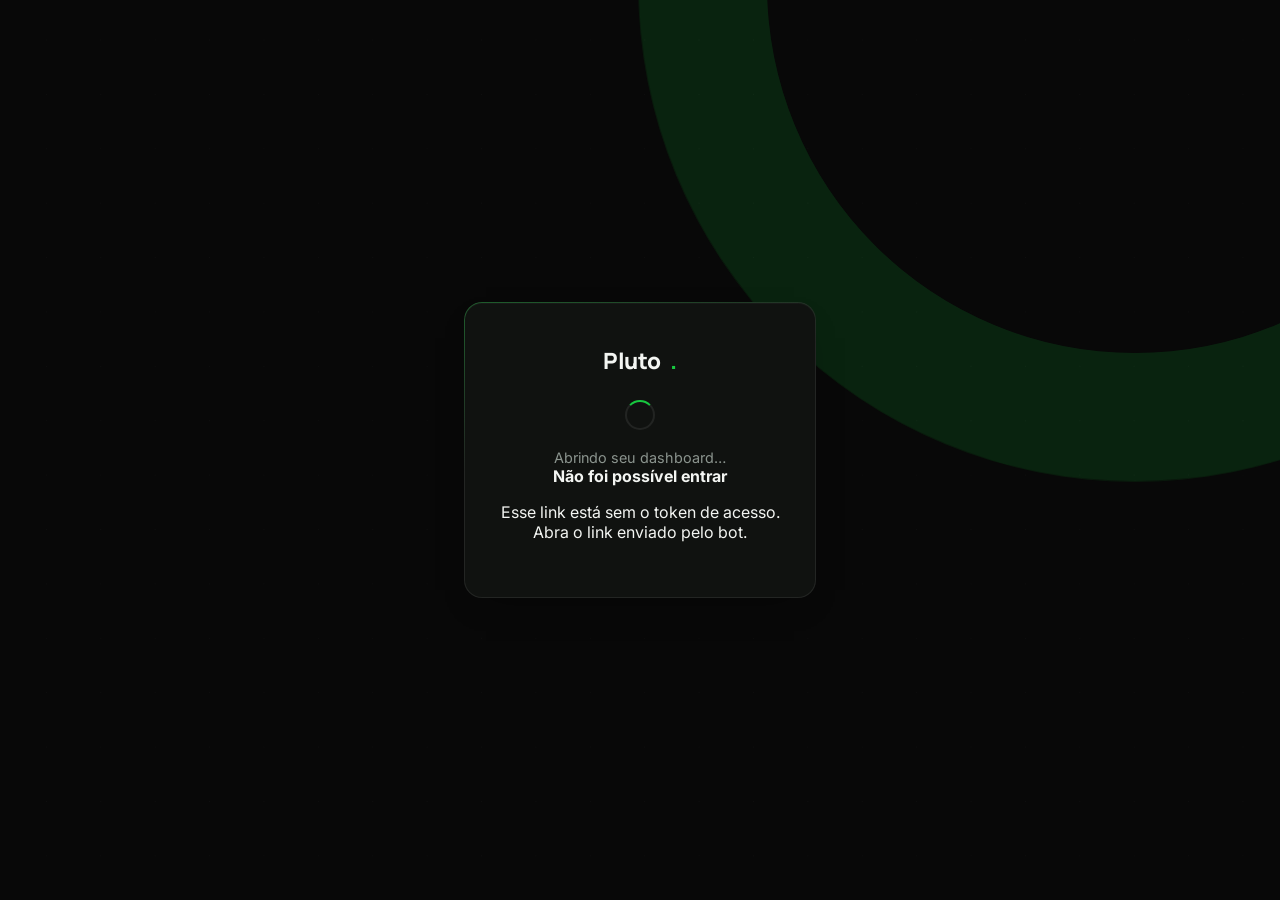
<file: dashboard/login.html>
<!doctype html>
<html lang="pt-br">

<head>

  <meta charset="utf-8">

  <meta
    name="viewport"
    content="width=device-width, initial-scale=1"
  >

  <title>Entrando · Pluto</title>

  <link
    rel="stylesheet"
    href="style.css"
  >

</head>


<body>

  <div
    class="tela-central"
    id="cartao"
  >

    <div class="cartao-login">

      <p class="marca">
        Pluto<span>.</span>
      </p>


      <div class="status-ok">

        <div
          class="spinner"
          aria-hidden="true"
        ></div>

        <p
          class="status-texto"
          id="texto-status"
        >
          Abrindo seu dashboard…
        </p>

      </div>


      <div class="status-erro">

        <strong id="erro-titulo">
          Não foi possível entrar
        </strong>

        <p id="erro-detalhe">
          Peça um novo link ao bot com o comando /dashboard.
        </p>

      </div>

    </div>

  </div>


  <script src="app.js"></script>


  <script>

    (async function entrar() {

      const cartao =
        document.getElementById("cartao");

      const parametros =
        new URLSearchParams(
          window.location.hash.slice(1)
        );

      const token =
        parametros.get("token");


      function mostrarErro(mensagem) {

        document.getElementById(
          "erro-detalhe"
        ).textContent = mensagem;

        cartao.classList.add("erro");
      }


      if (!token) {

        mostrarErro(
          "Esse link está sem o token de acesso. Abra o link enviado pelo bot."
        );

        return;
      }


      try {

        const sessao = await apiFetch(
          "/auth/sessao",
          {
            method: "POST",

            body: JSON.stringify({
              token: token
            })
          }
        );


        document.getElementById(
          "texto-status"
        ).textContent =
          "Tudo certo, redirecionando…";


        sessionStorage.setItem(
          "pluto_usuario_id",
          sessao.usuario_id
        );


        window.location.replace(
          "index.html"
        );


      } catch (erro) {

        console.error(
          "Erro ao realizar login:",
          erro
        );

        mostrarErro(
          erro.message ||
          "O link pode ter expirado."
        );
      }

    })();

  </script>

</body>

</html>
</file>
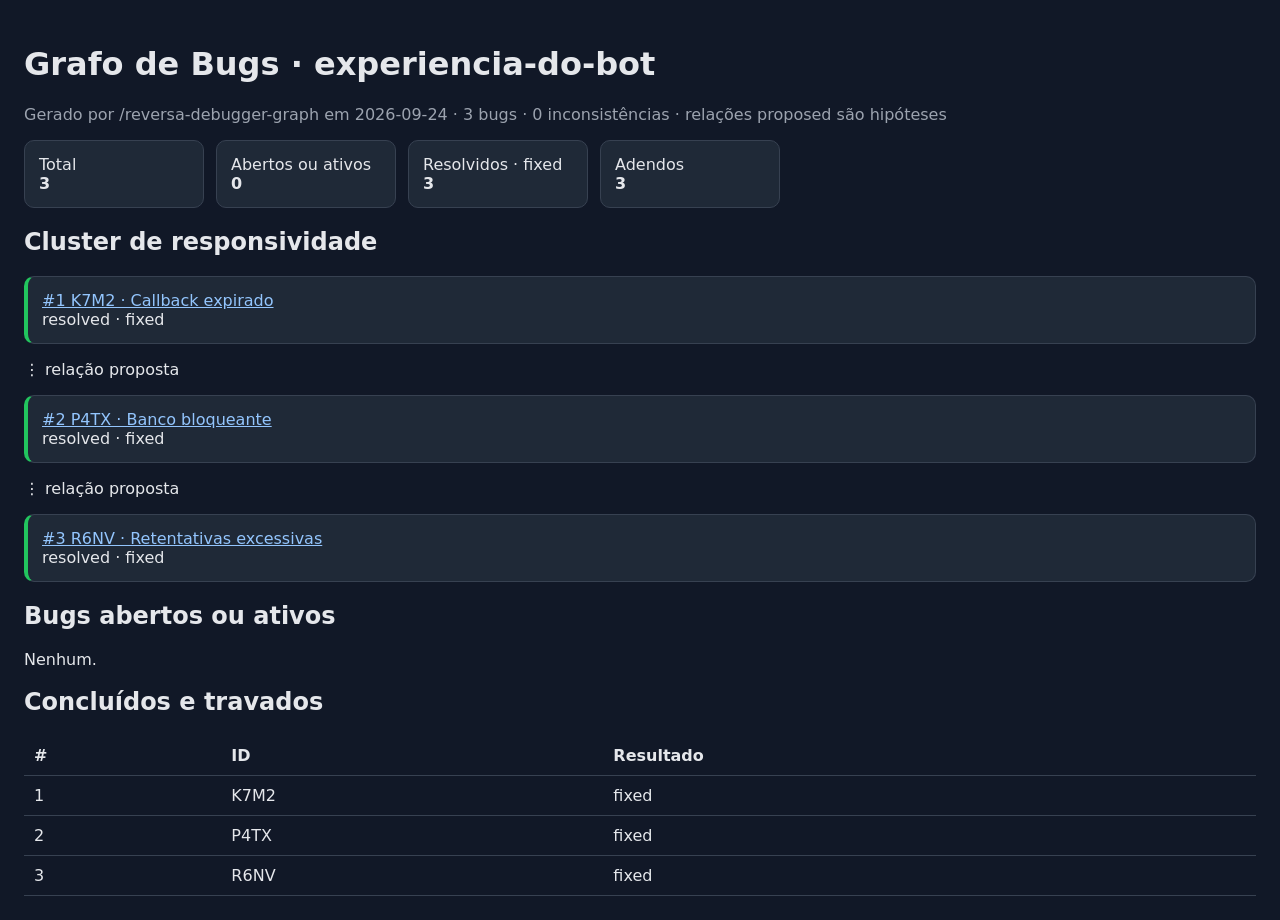
<file: _reversa_bugs/experiencia-do-bot/generated/graph.html>
<!doctype html><html lang="pt-BR"><head><meta charset="utf-8"><meta name="viewport" content="width=device-width,initial-scale=1"><title>Grafo de Bugs · experiencia-do-bot</title><style>body{font-family:system-ui;background:#111827;color:#e5e7eb;margin:0;padding:24px}a{color:#93c5fd}.cards{display:flex;gap:12px;flex-wrap:wrap}.card{background:#1f2937;border:1px solid #374151;border-radius:10px;padding:14px;min-width:150px}.done{border-left:4px solid #22c55e}table{border-collapse:collapse;width:100%;margin-top:18px}th,td{border-bottom:1px solid #374151;padding:10px;text-align:left}.meta{color:#9ca3af}</style></head><body><h1>Grafo de Bugs · experiencia-do-bot</h1><p class="meta">Gerado por /reversa-debugger-graph em 2026-09-24 · 3 bugs · 0 inconsistências · relações proposed são hipóteses</p><div class="cards"><div class="card">Total<br><strong>3</strong></div><div class="card">Abertos ou ativos<br><strong>0</strong></div><div class="card">Resolvidos · fixed<br><strong>3</strong></div><div class="card">Adendos<br><strong>3</strong></div></div><h2>Cluster de responsividade</h2><div class="card done"><a href="../bugs/BUG-20260924-K7M2-callback-expirado/bug.md">#1 K7M2 · Callback expirado</a><br>resolved · fixed</div><p>⋮ relação proposta</p><div class="card done"><a href="../bugs/BUG-20260924-P4TX-banco-bloqueia-event-loop/bug.md">#2 P4TX · Banco bloqueante</a><br>resolved · fixed</div><p>⋮ relação proposta</p><div class="card done"><a href="../bugs/BUG-20260924-R6NV-retentativas-excessivas/bug.md">#3 R6NV · Retentativas excessivas</a><br>resolved · fixed</div><h2>Bugs abertos ou ativos</h2><p>Nenhum.</p><h2>Concluídos e travados</h2><table><tr><th>#</th><th>ID</th><th>Resultado</th></tr><tr><td>1</td><td>K7M2</td><td>fixed</td></tr><tr><td>2</td><td>P4TX</td><td>fixed</td></tr><tr><td>3</td><td>R6NV</td><td>fixed</td></tr></table></body></html>
</file>
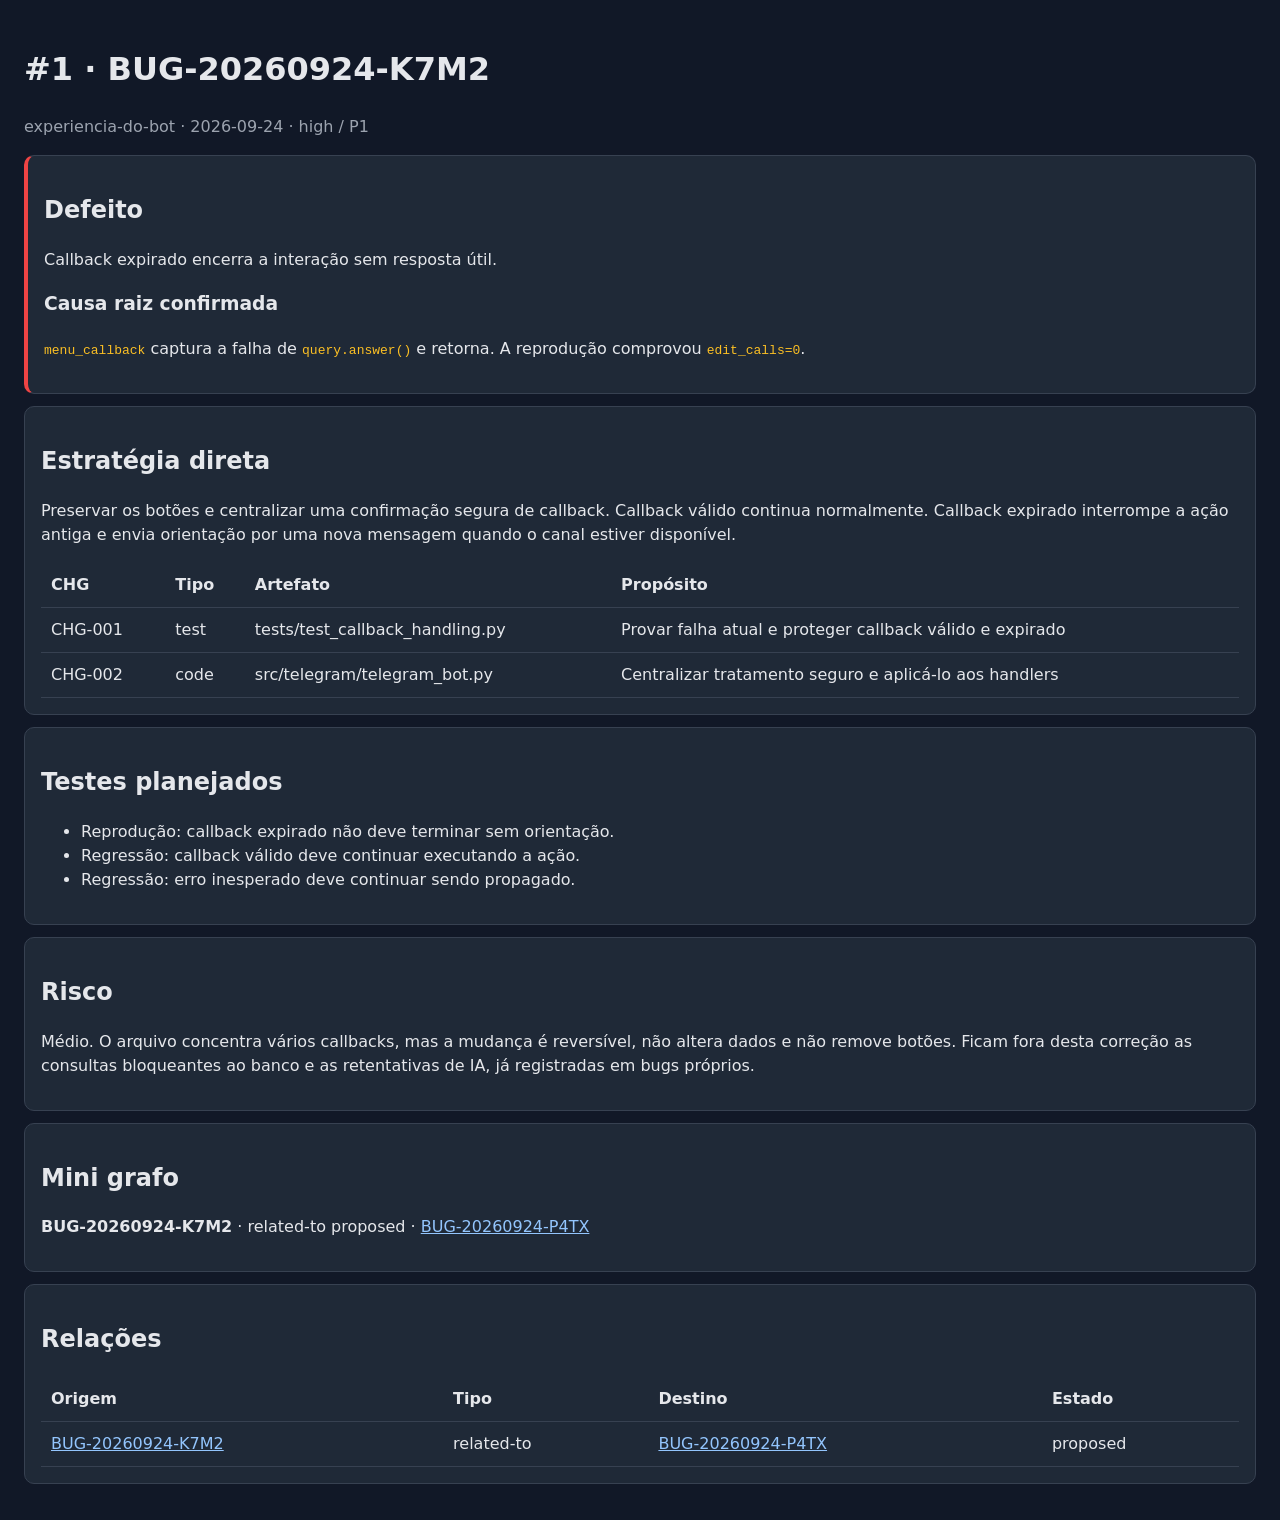
<file: _reversa_bugs/experiencia-do-bot/bugs/BUG-20260924-K7M2-callback-expirado/fix/plan.html>
<!doctype html>
<html lang="pt-BR"><head><meta charset="utf-8"><meta name="viewport" content="width=device-width,initial-scale=1"><title>Plano de correção · BUG-20260924-K7M2</title><style>body{font-family:system-ui;background:#111827;color:#e5e7eb;margin:0;padding:24px;line-height:1.5}a{color:#93c5fd}.card{background:#1f2937;border:1px solid #374151;border-radius:10px;padding:16px;margin:12px 0}.high{border-left:4px solid #ef4444}table{border-collapse:collapse;width:100%}th,td{border-bottom:1px solid #374151;padding:10px;text-align:left}.meta{color:#9ca3af}code{color:#fbbf24}</style></head><body><h1>#1 · BUG-20260924-K7M2</h1><p class="meta">experiencia-do-bot · 2026-09-24 · high / P1</p><section class="card high"><h2>Defeito</h2><p>Callback expirado encerra a interação sem resposta útil.</p><h3>Causa raiz confirmada</h3><p><code>menu_callback</code> captura a falha de <code>query.answer()</code> e retorna. A reprodução comprovou <code>edit_calls=0</code>.</p></section><section class="card"><h2>Estratégia direta</h2><p>Preservar os botões e centralizar uma confirmação segura de callback. Callback válido continua normalmente. Callback expirado interrompe a ação antiga e envia orientação por uma nova mensagem quando o canal estiver disponível.</p><table><tr><th>CHG</th><th>Tipo</th><th>Artefato</th><th>Propósito</th></tr><tr><td>CHG-001</td><td>test</td><td>tests/test_callback_handling.py</td><td>Provar falha atual e proteger callback válido e expirado</td></tr><tr><td>CHG-002</td><td>code</td><td>src/telegram/telegram_bot.py</td><td>Centralizar tratamento seguro e aplicá-lo aos handlers</td></tr></table></section><section class="card"><h2>Testes planejados</h2><ul><li>Reprodução: callback expirado não deve terminar sem orientação.</li><li>Regressão: callback válido deve continuar executando a ação.</li><li>Regressão: erro inesperado deve continuar sendo propagado.</li></ul></section><section class="card"><h2>Risco</h2><p>Médio. O arquivo concentra vários callbacks, mas a mudança é reversível, não altera dados e não remove botões. Ficam fora desta correção as consultas bloqueantes ao banco e as retentativas de IA, já registradas em bugs próprios.</p></section><section class="card"><h2>Mini grafo</h2><p><strong>BUG-20260924-K7M2</strong> · related-to proposed · <a href="../../BUG-20260924-P4TX-banco-bloqueia-event-loop/bug.md">BUG-20260924-P4TX</a></p></section><section class="card"><h2>Relações</h2><table><tr><th>Origem</th><th>Tipo</th><th>Destino</th><th>Estado</th></tr><tr><td><a href="../bug.md">BUG-20260924-K7M2</a></td><td>related-to</td><td><a href="../../BUG-20260924-P4TX-banco-bloqueia-event-loop/bug.md">BUG-20260924-P4TX</a></td><td>proposed</td></tr></table></section></body></html>
</file>
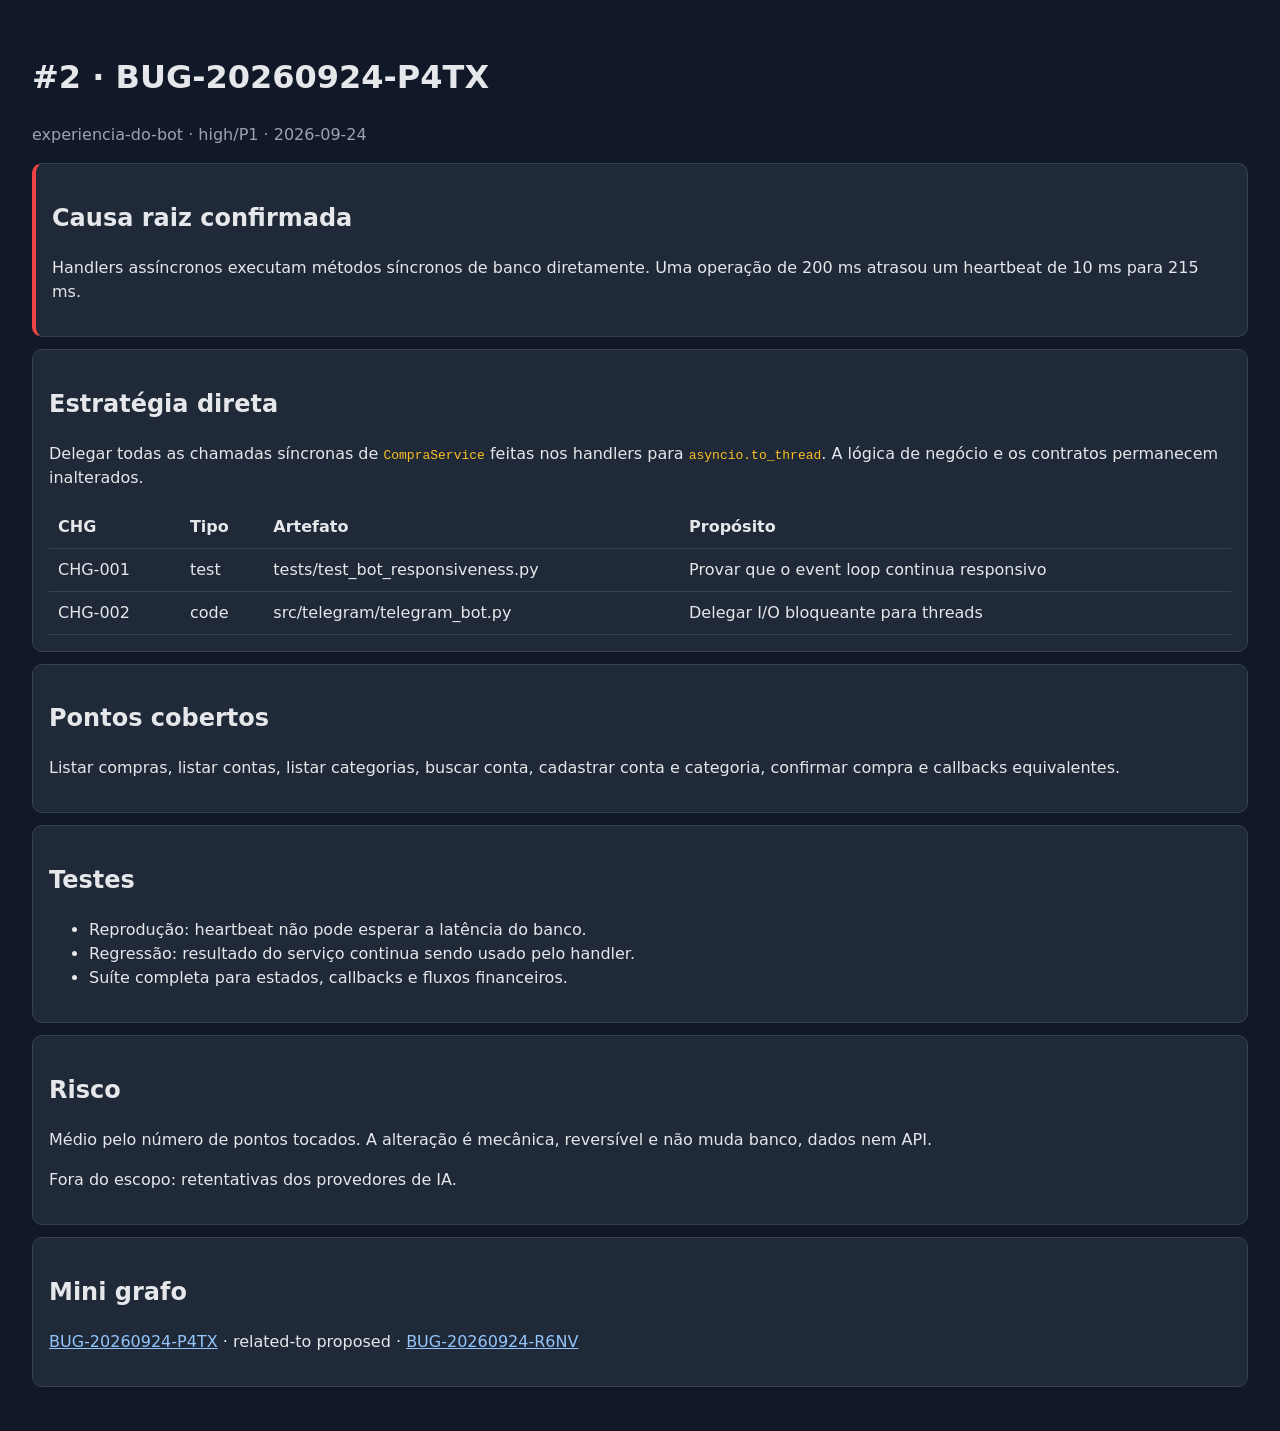
<file: _reversa_bugs/experiencia-do-bot/bugs/BUG-20260924-P4TX-banco-bloqueia-event-loop/fix/plan.html>
<!doctype html><html lang="pt-BR"><head><meta charset="utf-8"><meta name="viewport" content="width=device-width,initial-scale=1"><title>Plano de correção · BUG-20260924-P4TX</title><style>body{font-family:system-ui;background:#111827;color:#e5e7eb;padding:24px;line-height:1.5}.card{background:#1f2937;border:1px solid #374151;border-radius:10px;padding:16px;margin:12px 0}.high{border-left:4px solid #ef4444}table{width:100%;border-collapse:collapse}td,th{padding:9px;border-bottom:1px solid #374151;text-align:left}a{color:#93c5fd}code{color:#fbbf24}.meta{color:#9ca3af}</style></head><body><h1>#2 · BUG-20260924-P4TX</h1><p class="meta">experiencia-do-bot · high/P1 · 2026-09-24</p><section class="card high"><h2>Causa raiz confirmada</h2><p>Handlers assíncronos executam métodos síncronos de banco diretamente. Uma operação de 200 ms atrasou um heartbeat de 10 ms para 215 ms.</p></section><section class="card"><h2>Estratégia direta</h2><p>Delegar todas as chamadas síncronas de <code>CompraService</code> feitas nos handlers para <code>asyncio.to_thread</code>. A lógica de negócio e os contratos permanecem inalterados.</p><table><tr><th>CHG</th><th>Tipo</th><th>Artefato</th><th>Propósito</th></tr><tr><td>CHG-001</td><td>test</td><td>tests/test_bot_responsiveness.py</td><td>Provar que o event loop continua responsivo</td></tr><tr><td>CHG-002</td><td>code</td><td>src/telegram/telegram_bot.py</td><td>Delegar I/O bloqueante para threads</td></tr></table></section><section class="card"><h2>Pontos cobertos</h2><p>Listar compras, listar contas, listar categorias, buscar conta, cadastrar conta e categoria, confirmar compra e callbacks equivalentes.</p></section><section class="card"><h2>Testes</h2><ul><li>Reprodução: heartbeat não pode esperar a latência do banco.</li><li>Regressão: resultado do serviço continua sendo usado pelo handler.</li><li>Suíte completa para estados, callbacks e fluxos financeiros.</li></ul></section><section class="card"><h2>Risco</h2><p>Médio pelo número de pontos tocados. A alteração é mecânica, reversível e não muda banco, dados nem API.</p><p>Fora do escopo: retentativas dos provedores de IA.</p></section><section class="card"><h2>Mini grafo</h2><p><a href="../bug.md">BUG-20260924-P4TX</a> · related-to proposed · <a href="../../BUG-20260924-R6NV-retentativas-excessivas/bug.md">BUG-20260924-R6NV</a></p></section></body></html>
</file>
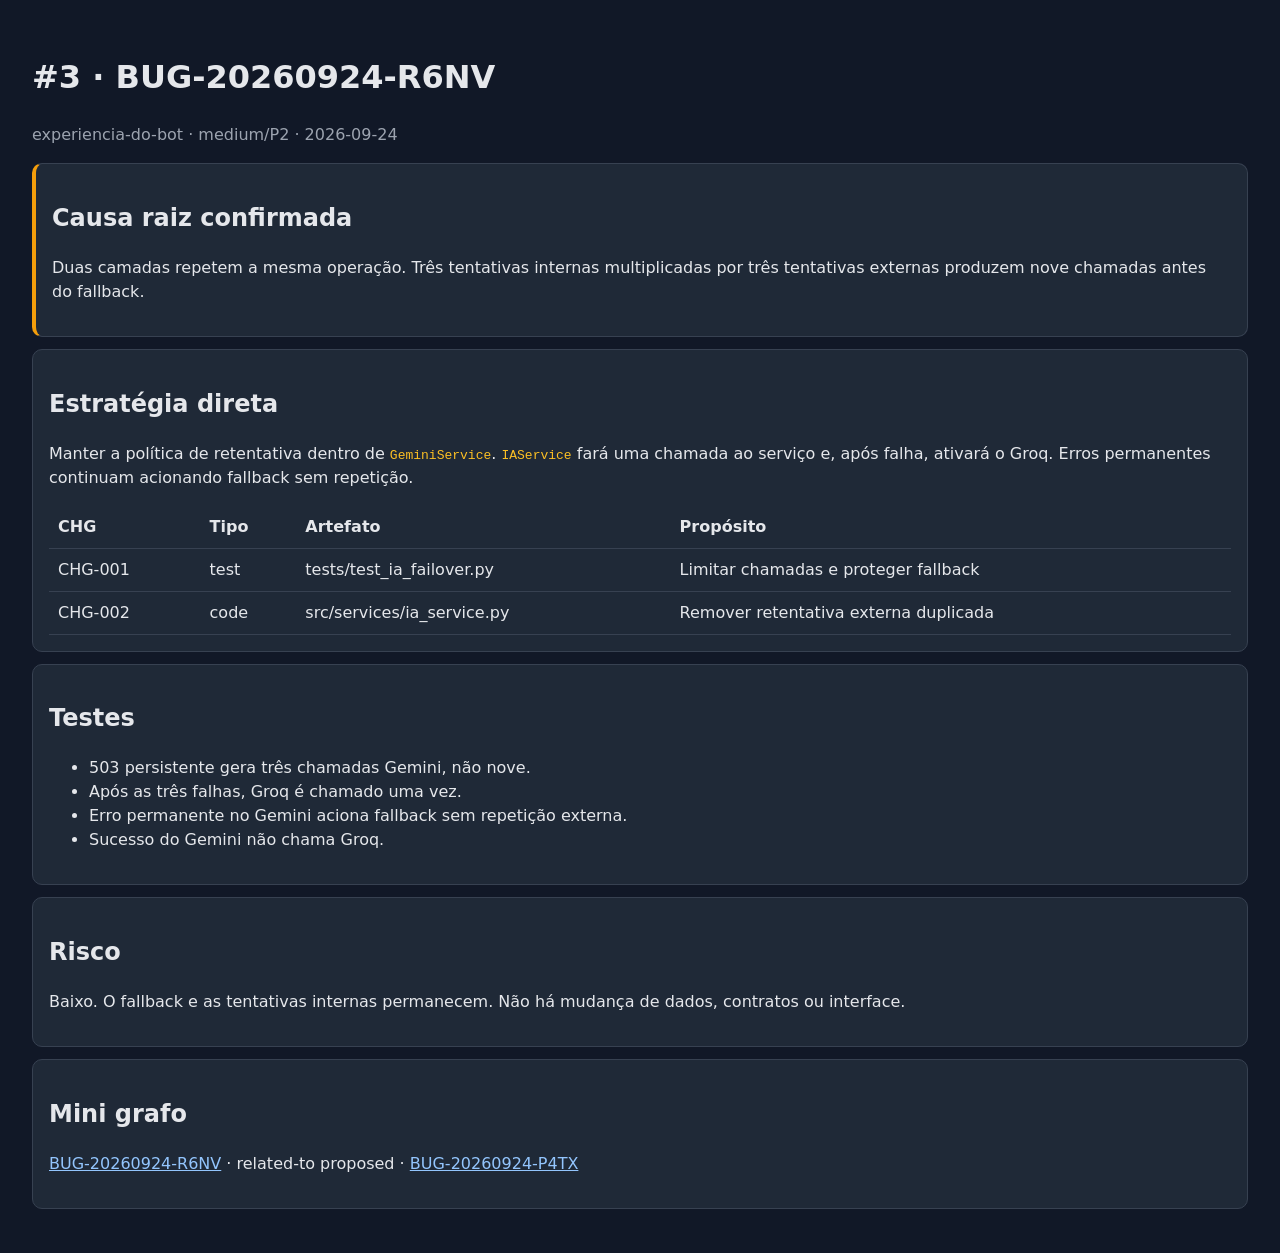
<file: _reversa_bugs/experiencia-do-bot/bugs/BUG-20260924-R6NV-retentativas-excessivas/fix/plan.html>
<!doctype html><html lang="pt-BR"><head><meta charset="utf-8"><meta name="viewport" content="width=device-width,initial-scale=1"><title>Plano de correção · BUG-20260924-R6NV</title><style>body{font-family:system-ui;background:#111827;color:#e5e7eb;padding:24px;line-height:1.5}.card{background:#1f2937;border:1px solid #374151;border-radius:10px;padding:16px;margin:12px 0}.medium{border-left:4px solid #f59e0b}table{width:100%;border-collapse:collapse}td,th{padding:9px;border-bottom:1px solid #374151;text-align:left}a{color:#93c5fd}code{color:#fbbf24}.meta{color:#9ca3af}</style></head><body><h1>#3 · BUG-20260924-R6NV</h1><p class="meta">experiencia-do-bot · medium/P2 · 2026-09-24</p><section class="card medium"><h2>Causa raiz confirmada</h2><p>Duas camadas repetem a mesma operação. Três tentativas internas multiplicadas por três tentativas externas produzem nove chamadas antes do fallback.</p></section><section class="card"><h2>Estratégia direta</h2><p>Manter a política de retentativa dentro de <code>GeminiService</code>. <code>IAService</code> fará uma chamada ao serviço e, após falha, ativará o Groq. Erros permanentes continuam acionando fallback sem repetição.</p><table><tr><th>CHG</th><th>Tipo</th><th>Artefato</th><th>Propósito</th></tr><tr><td>CHG-001</td><td>test</td><td>tests/test_ia_failover.py</td><td>Limitar chamadas e proteger fallback</td></tr><tr><td>CHG-002</td><td>code</td><td>src/services/ia_service.py</td><td>Remover retentativa externa duplicada</td></tr></table></section><section class="card"><h2>Testes</h2><ul><li>503 persistente gera três chamadas Gemini, não nove.</li><li>Após as três falhas, Groq é chamado uma vez.</li><li>Erro permanente no Gemini aciona fallback sem repetição externa.</li><li>Sucesso do Gemini não chama Groq.</li></ul></section><section class="card"><h2>Risco</h2><p>Baixo. O fallback e as tentativas internas permanecem. Não há mudança de dados, contratos ou interface.</p></section><section class="card"><h2>Mini grafo</h2><p><a href="../bug.md">BUG-20260924-R6NV</a> · related-to proposed · <a href="../../BUG-20260924-P4TX-banco-bloqueia-event-loop/bug.md">BUG-20260924-P4TX</a></p></section></body></html>
</file>
<file: dashboard/style.css>
@import url('https://fonts.googleapis.com/css2?family=Manrope:wght@500;700;800&family=Inter:wght@400;500;600&family=IBM+Plex+Mono:wght@400;500&display=swap');

/* ============================================================
VARIÁVEIS — DARK
============================================================ */

:root {

  --bg: #080808;
  --bg-carta: #101210;
  --bg-campo: #161816;
  --bg-campo-foco: #1a1c1a;

  --linha: rgba(255, 255, 255, 0.08);
  --linha-forte: rgba(255, 255, 255, 0.16);

  --texto: #f3f5f2;
  --texto-suave: #8b948e;
  --texto-fraco: #565d59;

  --verde: #17c93f;
  --verde-forte: #1fe64c;
  --verde-escuro: #0d2213;
  --verde-vidro: rgba(23, 201, 63, 0.14);

  --chip-texto: #a9f0bb;
  --texto-botao: #06170b;

  --vermelho: #f1655f;

  --orbita: rgba(23, 201, 63, 0.09);
  --estrelas: rgba(255, 255, 255, 0.5);
  --hover-superficie: rgba(255, 255, 255, 0.025);
  --hover-botao-sair: rgba(255, 255, 255, 0.03);

  --sombra-carta:
    0 1px 0 rgba(255, 255, 255, 0.03) inset,
    0 14px 34px -22px rgba(0, 0, 0, 0.7);
}


/* ============================================================
TEMA CLARO
============================================================ */

body.tema-claro {

  color-scheme: light;

  --bg: #f4f7f4;
  --bg-carta: #ffffff;
  --bg-campo: #f0f3f0;
  --bg-campo-foco: #ffffff;

  --linha: rgba(10, 25, 14, 0.10);
  --linha-forte: rgba(10, 25, 14, 0.18);

  --texto: #111612;
  --texto-suave: #657068;
  --texto-fraco: #98a19b;

  --verde: #11ad35;
  --verde-forte: #0b9f2d;
  --verde-escuro: #e8f8ec;
  --verde-vidro: rgba(17, 173, 53, 0.12);

  --chip-texto: #087d25;
  --texto-botao: #ffffff;

  --vermelho: #d94b45;

  --orbita: rgba(17, 173, 53, 0.10);
  --estrelas: rgba(10, 25, 14, 0.35);
  --hover-superficie: rgba(10, 25, 14, 0.025);
  --hover-botao-sair: rgba(10, 25, 14, 0.035);

  --sombra-carta:
    0 1px 0 rgba(255, 255, 255, 0.8) inset,
    0 14px 34px -22px rgba(25, 45, 30, 0.20);
}

/* ============================================================
RESET
============================================================ */

* {
  box-sizing: border-box;
}

[hidden] {
  display: none !important;
}

/* ============================================================
BODY
============================================================ */

body {

  margin: 0;
  min-height: 100vh;

  background: var(--bg);
  color: var(--texto);

  font-family: 'Inter', system-ui, sans-serif;

  -webkit-font-smoothing: antialiased;

  position: relative;

  overflow-x: hidden;

  transition:
    background-color 0.25s ease,
    color 0.25s ease;
}

/* Campo estelar */

body::before {

  content: "";

  position: fixed;
  inset: 0;

  z-index: -2;

  background-image:
    radial-gradient(var(--estrelas) 0.6px,
      transparent 0.6px);

  background-size: 3.4rem 3.4rem;
  background-position: 1.2rem 0.8rem;

  opacity: 0.06;

  pointer-events: none;
}

/* Órbita */

body::after {

  content: "";

  position: fixed;

  top: -32rem;
  right: -22rem;

  width: 62rem;
  height: 62rem;

  z-index: -1;

  border-radius: 50%;

  border: 1px solid var(--orbita);

  box-shadow:
    0 0 0 8rem var(--verde-vidro) inset;

  pointer-events: none;
}

a {
  color: inherit;
}

/* ============================================================
TIPOGRAFIA
============================================================ */

.numero {

  font-family: 'IBM Plex Mono', ui-monospace, monospace;

  font-variant-numeric: tabular-nums;
}

:focus-visible {

  outline: 2px solid var(--verde);
  outline-offset: 2px;

  border-radius: 4px;
}

/* ============================================================
MARCA
============================================================ */

.marca {

  display: inline-flex;

  align-items: center;

  gap: 0.6rem;

  font-family: 'Manrope', sans-serif;

  font-weight: 800;

  font-size: 1.4rem;

  letter-spacing: -0.01em;

  margin: 0;

  color: var(--texto);
}

.marca span {
  color: var(--verde);
}

.marca-tagline {

  font-family: 'Inter', sans-serif;

  font-weight: 500;

  font-size: 0.72rem;

  letter-spacing: 0.03em;

  color: var(--texto-suave);

  margin: 0.15rem 0 0 2.7rem;
}

/* ============================================================
LOADING
============================================================ */

.tela-central {

  min-height: 100vh;

  display: flex;

  align-items: center;
  justify-content: center;

  padding: 1.5rem;

  position: relative;
}

.cartao-login {

  width: 100%;

  max-width: 22rem;

  background: var(--bg-carta);

  border: 1px solid var(--linha);

  border-radius: 18px;

  padding: 2.6rem 2.2rem 2.4rem;

  text-align: center;

  box-shadow: var(--sombra-carta);

  animation: subir 0.5s ease both;

  position: relative;

  transition:
    background-color 0.25s ease,
    border-color 0.25s ease,
    box-shadow 0.25s ease;
}

.cartao-login::before {

  content: "";

  position: absolute;

  inset: -1px;

  border-radius: 18px;

  padding: 1px;

  background:
    linear-gradient(160deg,
      rgba(23, 201, 63, 0.35),
      transparent 40%);

  -webkit-mask:
    linear-gradient(#000 0 0) content-box,
    linear-gradient(#000 0 0);

  -webkit-mask-composite: xor;

  mask-composite: exclude;

  pointer-events: none;
}

.cartao-login .marca {

  justify-content: center;

  margin: 0 auto 1.5rem;
}

/* ============================================================
ANIMAÇÕES
============================================================ */

@keyframes subir {

  from {
    opacity: 0;
    transform: translateY(8px);
  }

  to {
    opacity: 1;
    transform: translateY(0);
  }
}

@keyframes girar {

  to {
    transform: rotate(360deg);
  }
}

.spinner {

  width: 1.9rem;
  height: 1.9rem;

  margin: 0 auto 1.2rem;

  border: 2.5px solid var(--linha);

  border-top-color: var(--verde);

  border-radius: 50%;

  animation: girar 0.8s linear infinite;
}

@media (prefers-reduced-motion: reduce) {

  .spinner {
    animation-duration: 1.6s;
  }

  .cartao-login {
    animation: none;
  }
}

.status-texto {

  color: var(--texto-suave);

  font-size: 0.9rem;

  margin: 0;
}

/* ============================================================
DASHBOARD
============================================================ */

.pagina {

  max-width: 46rem;

  margin: 0 auto;

  padding: 2.75rem 1.5rem 4.5rem;

  position: relative;
}

/* ============================================================
HEADER
============================================================ */

.topo {

  display: flex;

  align-items: flex-start;

  justify-content: space-between;

  margin-bottom: 2.25rem;
}

.acoes-topo {

  display: flex;

  align-items: center;

  gap: 0.55rem;
}

/* ============================================================
BOTÃO SAIR
============================================================ */

.sair {

  display: inline-flex;

  align-items: center;

  gap: 0.4rem;

  border: 1px solid var(--linha);

  background: transparent;

  color: var(--texto-suave);

  font: inherit;

  font-size: 0.82rem;

  font-weight: 500;

  cursor: pointer;

  border-radius: 999px;

  padding: 0.45rem 0.9rem 0.45rem 0.8rem;

  margin-top: 0.15rem;

  transition:
    border-color 0.15s ease,
    color 0.15s ease,
    background-color 0.15s ease;
}

.sair::before {

  content: "";

  width: 0.4rem;
  height: 0.4rem;

  border-radius: 50%;

  background: var(--texto-fraco);

  transition:
    background-color 0.15s ease;
}

.sair:hover {

  color: var(--texto);

  border-color: var(--linha-forte);

  background: var(--hover-botao-sair);
}

.sair:hover::before {
  background: var(--vermelho);
}

/* ============================================================
RESUMO
============================================================ */

.resumo {

  display: grid;

  grid-template-columns:
    repeat(3, minmax(0, 1fr));

  gap: 1rem;

  margin-bottom: 1.75rem;
}

.resumo-item {

  background: var(--bg-carta);

  border: 1px solid var(--linha);

  border-radius: 16px;

  padding: 1.5rem 1.6rem;

  position: relative;

  overflow: hidden;

  transition:
    background-color 0.25s ease,
    border-color 0.25s ease,
    box-shadow 0.25s ease;
}

.resumo-item.destaque {

  background:
    linear-gradient(155deg,
      var(--bg-carta) 55%,
      var(--verde-escuro) 190%);
}

.resumo-item.destaque::after {

  content: "";

  position: absolute;

  right: -3.5rem;
  bottom: -3.5rem;

  width: 9rem;
  height: 9rem;

  border-radius: 50%;

  border: 1px solid var(--orbita);
}

.resumo-item .rotulo {

  font-size: 0.72rem;

  font-weight: 600;

  text-transform: uppercase;

  letter-spacing: 0.08em;

  color: var(--texto-suave);

  margin: 0 0 0.5rem;

  position: relative;
}

.resumo-item .valor {

  font-size: 1.9rem;

  font-weight: 500;

  margin: 0;

  position: relative;

  letter-spacing: -0.01em;
}

.resumo-item.destaque .valor {

  color: var(--verde-forte);

  font-size: 2.1rem;
}

/* ============================================================
SEÇÕES
============================================================ */

.secao {

  background: var(--bg-carta);

  border: 1px solid var(--linha);

  border-radius: 16px;

  padding: 1.6rem 1.6rem 1.7rem;

  margin-bottom: 1.25rem;

  transition:
    background-color 0.25s ease,
    border-color 0.25s ease,
    box-shadow 0.25s ease;
}

.secao h2 {

  display: flex;

  align-items: center;

  gap: 0.55rem;

  font-family: 'Manrope', sans-serif;

  font-weight: 700;

  font-size: 1rem;

  letter-spacing: -0.005em;

  margin: 0 0 1.1rem;

  color: var(--texto);
}

.secao h2::before {

  content: "";

  width: 0.4rem;
  height: 0.4rem;

  border-radius: 50%;

  background: var(--verde);

  box-shadow:
    0 0 0 3px var(--verde-vidro);

  flex-shrink: 0;
}

/* ============================================================
CONTAS
============================================================ */

.contas-lista {

  display: grid;

  grid-template-columns:
    repeat(2, minmax(0, 1fr));

  gap: 0.75rem;

  margin-bottom: 1.25rem;
}

.conta-card {

  background: var(--bg-campo);

  border: 1px solid var(--linha);

  border-radius: 12px;

  padding: 1rem;

  transition:
    border-color 0.15s ease,
    background-color 0.25s ease,
    transform 0.15s ease;
}

.conta-card:hover {

  border-color: var(--linha-forte);

  transform: translateY(-1px);
}

.conta-card-topo {

  display: flex;

  align-items: center;

  justify-content: space-between;

  gap: 0.5rem;

  margin-bottom: 0.7rem;
}

.conta-icone {
  font-size: 1.1rem;
}

.conta-tipo {

  color: var(--texto-suave);

  font-size: 0.7rem;

  text-transform: uppercase;

  letter-spacing: 0.05em;

  text-align: right;
}

.conta-card h3 {

  margin: 0 0 0.4rem;

  font-family: 'Manrope', sans-serif;

  font-size: 0.95rem;

  font-weight: 700;
}

.conta-saldo {

  margin: 0;

  color: var(--verde-forte);

  font-family: 'IBM Plex Mono', monospace;

  font-size: 1rem;

  font-weight: 500;
}

/* ============================================================
COMPRAS
============================================================ */

.recibo {

  list-style: none;

  margin: 0;

  padding: 0;
}

.recibo li {

  display: flex;

  justify-content: space-between;

  gap: 1rem;

  padding: 0.75rem 0.4rem;

  border-bottom: 1px dashed var(--linha);

  font-size: 0.9rem;

  border-radius: 8px;

  transition:
    background-color 0.15s ease;
}

.recibo li:hover {
  background: var(--hover-superficie);
}

.recibo li:last-child {
  border-bottom: none;
}

.compra-item {

  display: flex;

  align-items: center;

  justify-content: space-between;

  gap: 1rem;

  padding: 0.75rem 0.4rem;

  border-bottom: 1px dashed var(--linha);

  border-radius: 8px;

  transition:
    background-color 0.15s ease;
}

.compra-item:hover {
  background: var(--hover-superficie);
}

.compra-item:last-child {
  border-bottom: none;
}

.compra-info {

  display: flex;

  flex-direction: column;

  gap: 0.15rem;

  min-width: 0;
}

.compra-info strong {
  font-size: 0.9rem;
}

.compra-info span {

  color: var(--texto-suave);

  font-size: 0.78rem;
}

.compra-valor {

  white-space: nowrap;

  font-family: 'IBM Plex Mono', monospace;

  font-size: 0.88rem;
}

/* ============================================================
ESTADO VAZIO
============================================================ */

.vazio {

  color: var(--texto-suave);

  font-size: 0.88rem;

  text-align: center;

  padding: 1.75rem 1rem 1.25rem;
}

/* ============================================================
FORMULÁRIOS
============================================================ */

.form-linha {

  display: grid;

  grid-template-columns:
    2fr 1.3fr 1fr auto;

  gap: 0.6rem;
}

.form-linha input,
.form-linha select,
.form-categoria input {

  font: inherit;

  padding: 0.65rem 0.8rem;

  border: 1px solid var(--linha);

  border-radius: 10px;

  background: var(--bg-campo);

  color: var(--texto);

  transition:
    border-color 0.15s ease,
    background-color 0.25s ease,
    color 0.25s ease;
}

.form-linha input::placeholder,
.form-categoria input::placeholder {
  color: var(--texto-fraco);
}

.form-linha input:focus,
.form-linha select:focus,
.form-categoria input:focus {

  background: var(--bg-campo-foco);

  border-color: rgba(23, 201, 63, 0.5);

  outline: none;
}

/*

* Importante:
* não usamos mais "color-scheme: dark" aqui.
* O select acompanha o tema do documento.
  */

.form-linha select {
  color-scheme: inherit;
}

html[data-theme="light"] .form-linha select {
  color-scheme: light;
}

/* ============================================================
BOTÕES
============================================================ */

.botao {

  font: inherit;

  font-weight: 600;

  font-size: 0.9rem;

  padding: 0.65rem 1.15rem;

  border: none;

  border-radius: 10px;

  background: var(--verde);

  color: var(--texto-botao);

  cursor: pointer;

  transition:
    background-color 0.15s ease,
    transform 0.1s ease,
    box-shadow 0.15s ease;
}

.botao:hover {

  background: var(--verde-forte);

  box-shadow:
    0 0 0 4px var(--verde-vidro);
}

.botao:active {
  transform: translateY(1px);
}

/* ============================================================
ERROS
============================================================ */

.form-erro {

  color: var(--vermelho);

  font-size: 0.82rem;

  margin: 0.7rem 0 0;

  min-height: 1.1em;
}

/* ============================================================
CATEGORIAS
============================================================ */

.categorias-lista {

  display: flex;

  flex-wrap: wrap;

  gap: 0.5rem;

  margin-bottom: 1.1rem;
}

.categoria-item,
.categoria-chip {

  font-size: 0.8rem;

  font-weight: 500;

  padding: 0.35rem 0.75rem;

  border-radius: 999px;

  background: var(--verde-escuro);

  color: var(--chip-texto);

  border: 1px solid rgba(23, 201, 63, 0.3);
}

.form-categoria {

  display: flex;

  gap: 0.6rem;
}

.form-categoria input {
  flex: 1;
}

/* ============================================================
ALTERNADOR DE TEMA
============================================================ */

.tema-toggle {

  width: 2.35rem;
  height: 2.35rem;

  display: grid;

  place-items: center;

  border: 1px solid var(--linha);

  border-radius: 50%;

  background: var(--bg-carta);

  color: var(--texto-suave);

  font: inherit;

  font-size: 1rem;

  cursor: pointer;

  transition:
    color 0.2s ease,
    border-color 0.2s ease,
    background-color 0.2s ease,
    transform 0.2s ease;
}

.tema-toggle:hover {

  color: var(--verde);

  border-color: rgba(23, 201, 63, 0.35);

  background: var(--verde-vidro);

  transform: translateY(-1px);
}

.tema-toggle:active {
  transform: translateY(0);
}

.tema-toggle .icone-tema {

  line-height: 1;

  transition:
    transform 0.25s ease;
}

.tema-toggle:hover .icone-tema {
  transform: rotate(12deg);
}

/* ============================================================
RESPONSIVIDADE
============================================================ */

@media (max-width: 48rem) {

  .resumo {
    grid-template-columns:
      repeat(2, minmax(0, 1fr));
  }

  .form-linha {
    grid-template-columns:
      repeat(2, minmax(0, 1fr));
  }

  .form-linha .botao {
    width: 100%;
  }
}

/* ============================================================
EDITAR / EXCLUIR
============================================================ */

.acoes-item {
  display: flex;
  gap: 0.35rem;
  flex-shrink: 0;
}

/* ============================================================
AVISOS (TOAST) E CONFIRMAÇÃO
============================================================ */

.toasts {
  position: fixed;
  left: 50%;
  bottom: 1.25rem;
  transform: translateX(-50%);
  display: flex;
  flex-direction: column;
  gap: 0.5rem;
  width: min(26rem, calc(100vw - 2rem));
  z-index: 1000;
  pointer-events: none;
}

.toast {
  pointer-events: auto;
  cursor: pointer;
  padding: 0.75rem 1rem;
  border: 1px solid var(--linha-forte);
  border-left-width: 4px;
  border-radius: 12px;
  background: var(--bg-carta);
  color: var(--texto);
  font-size: 0.9rem;
  line-height: 1.4;
  box-shadow: var(--sombra-carta);
  animation: toast-entrada 0.2s ease;
}

.toast.erro {
  border-left-color: var(--vermelho);
}

.toast.sucesso {
  border-left-color: var(--verde);
}

@keyframes toast-entrada {
  from {
    opacity: 0;
    transform: translateY(8px);
  }
  to {
    opacity: 1;
    transform: none;
  }
}

.modal-texto {
  margin: 0;
  font-size: 0.92rem;
  line-height: 1.5;
  color: var(--texto-suave);
}

.botao.botao-perigo {
  background: var(--vermelho);
  border-color: var(--vermelho);
  color: #fff;
  box-shadow: none;
}

.botao.botao-perigo:hover {
  filter: brightness(1.08);
}

.conta-card.inativa {
  opacity: 0.72;
  border-style: dashed;
}

.conta-card.inativa:hover {
  opacity: 1;
}

.link-botao {

  font: inherit;
  font-size: 0.85rem;
  font-weight: 500;

  margin-top: 1rem;
  padding: 0.2rem 0;

  border: none;
  background: none;

  color: var(--texto-suave);

  cursor: pointer;

  text-decoration: underline;
  text-underline-offset: 3px;
}

.link-botao:hover {
  color: var(--texto);
}

.area-inativas {
  margin-top: 1rem;
}

.conta-card .acoes-item {
  margin-top: 0.8rem;
  justify-content: flex-end;
}

.categoria-item {
  display: inline-flex;
  align-items: center;
  gap: 0.3rem;
}

.categoria-item .btn-mini {
  padding: 0.1rem 0.25rem;
  font-size: 0.72rem;
  border: none;
  border-radius: 6px;
  color: inherit;
  opacity: 0.75;
}

.categoria-item .btn-mini:hover {
  opacity: 1;
  background: var(--verde-vidro);
  color: inherit;
}

.categoria-item .btn-mini.perigo:hover {
  color: var(--vermelho);
}

.btn-mini {

  font: inherit;
  font-size: 0.85rem;
  line-height: 1;

  padding: 0.4rem 0.5rem;

  border: 1px solid var(--linha);
  border-radius: 8px;

  background: transparent;
  color: var(--texto-suave);

  cursor: pointer;

  transition:
    border-color 0.15s ease,
    background-color 0.15s ease,
    color 0.15s ease;
}

.btn-mini:hover {
  border-color: var(--linha-forte);
  background: var(--hover-superficie);
  color: var(--texto);
}

.btn-mini.perigo:hover {
  border-color: var(--vermelho);
  color: var(--vermelho);
}

.btn-mini:focus-visible {
  outline: 2px solid var(--verde);
  outline-offset: 2px;
}

/* ============================================================
MODAL
============================================================ */

.modal {

  width: min(26rem, calc(100vw - 2rem));

  padding: 0;

  border: 1px solid var(--linha-forte);
  border-radius: 16px;

  background: var(--bg-carta);
  color: var(--texto);

  box-shadow: var(--sombra-carta);
}

.modal::backdrop {
  background: rgba(0, 0, 0, 0.55);
}

.modal-form {
  display: flex;
  flex-direction: column;
  gap: 0.9rem;
  padding: 1.4rem;
}

.modal-form h3 {
  margin: 0 0 0.2rem;
  font-size: 1.05rem;
}

.modal-campo {
  display: flex;
  flex-direction: column;
  gap: 0.35rem;
  font-size: 0.8rem;
  color: var(--texto-suave);
}

.modal-campo input,
.modal-campo select {

  font: inherit;
  color-scheme: inherit;

  padding: 0.65rem 0.8rem;

  border: 1px solid var(--linha);
  border-radius: 10px;

  background: var(--bg-campo);
  color: var(--texto);
}

.modal-campo input:focus,
.modal-campo select:focus {
  background: var(--bg-campo-foco);
  border-color: rgba(23, 201, 63, 0.5);
  outline: none;
}

.modal-acoes {
  display: flex;
  justify-content: flex-end;
  gap: 0.6rem;
  margin-top: 0.3rem;
}

.botao-secundario {

  font: inherit;
  font-weight: 600;
  font-size: 0.9rem;

  padding: 0.65rem 1.15rem;

  border: 1px solid var(--linha-forte);
  border-radius: 10px;

  background: transparent;
  color: var(--texto);

  cursor: pointer;
}

.botao-secundario:hover {
  background: var(--hover-superficie);
}

@media (min-width: 64rem) {

  .pagina {
    max-width: 68rem;
    padding: 3rem 2.5rem 5rem;
  }

  .resumo {
    grid-template-columns:
      repeat(4, minmax(0, 1fr));
  }

  .contas-lista {
    grid-template-columns:
      repeat(3, minmax(0, 1fr));
  }

  .resumo-item .valor {
    font-size: 1.5rem;
  }

  .resumo-item.destaque .valor {
    font-size: 1.7rem;
  }

  .form-linha {
    grid-template-columns:
      repeat(auto-fit, minmax(9rem, 1fr));
  }

  .form-linha .botao {
    white-space: nowrap;
  }
}

@media (max-width: 30rem) {

  .pagina {
    padding:
      2rem 1rem 3rem;
  }

  .resumo {
    grid-template-columns: 1fr;
  }

  .contas-lista {
    grid-template-columns: 1fr;
  }

  .form-linha {
    grid-template-columns: 1fr;
  }

  .form-categoria {
    flex-direction: column;
  }

  .acoes-topo {
    gap: 0.4rem;
  }

  .tema-toggle {

    width: 2.25rem;
    height: 2.25rem;
    
  }

  .topo {
    align-items: center;
  }
}

/* ============================================================
REDUÇÃO DE MOVIMENTO
============================================================ */

@media (prefers-reduced-motion: reduce) {

  *,
  *::before,
  *::after {

    scroll-behavior: auto !important;

    transition-duration: 0.01ms !important;

    animation-duration: 0.01ms !important;
    
  }
}
</file>
